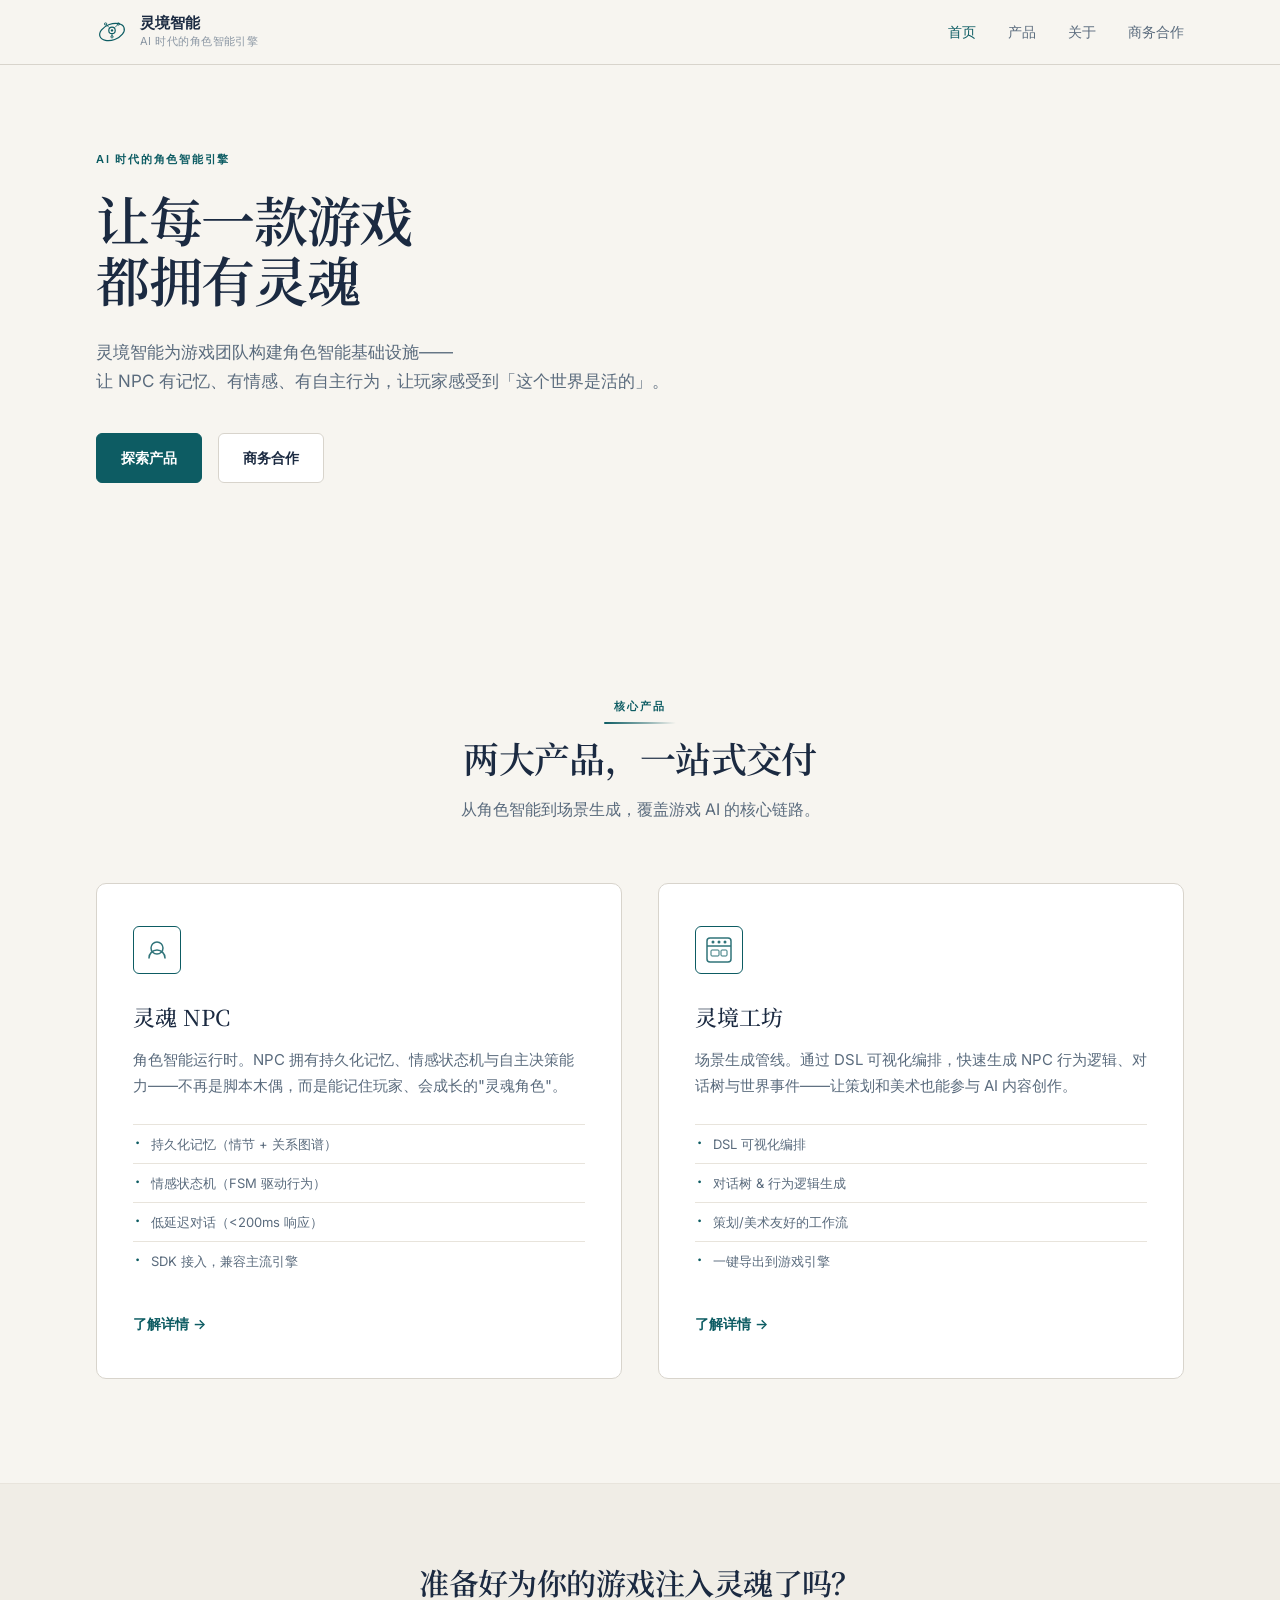
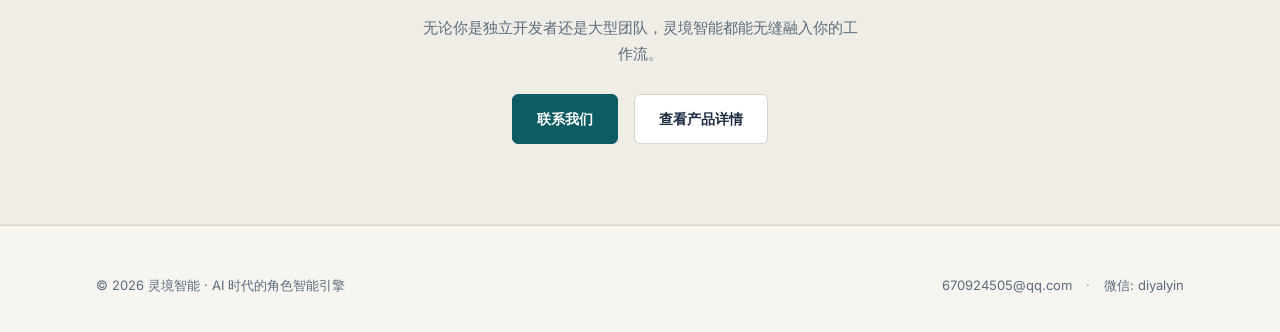
<file: index.html>
<!DOCTYPE html>
<html lang="zh-CN">
<head>
  <meta charset="UTF-8">
  <meta name="viewport" content="width=device-width, initial-scale=1.0">
  <link rel="icon" type="image/svg+xml" href="favicon.svg">
  <meta name="description" content="灵境智能 — AI 时代的角色智能引擎。灵魂 NPC 运行时与灵境工坊场景管线，让每一款游戏都拥有灵魂。">
  <meta property="og:title" content="灵境智能 | AI 时代的角色智能引擎">
  <meta property="og:description" content="灵魂 NPC · 灵境工坊 — 为游戏注入灵魂">
  <meta property="og:type" content="website">
  <meta property="og:locale" content="zh_CN">
  <link rel="preconnect" href="https://fonts.loli.net" crossorigin>
  <link href="https://fonts.loli.net/css2?family=Inter:wght@400;500;600&family=JetBrains+Mono:wght@400;500&family=Noto+Serif+SC:wght@400;500;600&display=swap" rel="stylesheet">
  <link rel="stylesheet" href="assets/site.css">
  <title>灵境智能 | AI 时代的角色智能引擎</title>
</head>
<body>
  <header class="site-header">
    <div class="container inner">
      <a href="./" class="brand">
        <svg class="brand-logo" width="32" height="32" viewBox="0 0 40 40" fill="none" aria-hidden="true">
          <ellipse cx="20" cy="20" rx="16" ry="10" stroke="#0d5c63" stroke-width="1.5" transform="rotate(-20 20 20)" fill="none"/>
          <circle cx="20" cy="18" r="4" stroke="#0d5c63" stroke-width="1.5" fill="none"/>
          <circle cx="20" cy="18" r="1.5" fill="#0d5c63"/>
          <line x1="16" y1="14" x2="12" y2="10" stroke="#0d5c63" stroke-width="1" stroke-linecap="round"/>
          <line x1="24" y1="14" x2="28" y2="10" stroke="#0d5c63" stroke-width="1" stroke-linecap="round"/>
          <line x1="20" y1="22" x2="20" y2="26" stroke="#0d5c63" stroke-width="1" stroke-linecap="round"/>
          <circle cx="12" cy="10" r="1.5" stroke="#0d5c63" stroke-width="1" fill="none"/>
          <circle cx="28" cy="10" r="1.5" stroke="#0d5c63" stroke-width="1" fill="none"/>
          <circle cx="20" cy="26" r="1.5" stroke="#0d5c63" stroke-width="1" fill="none"/>
        </svg>
        <div>
          <div class="brand-name">灵境智能</div>
          <div class="brand-tag">AI 时代的角色智能引擎</div>
        </div>
      </a>
      <nav class="nav-desktop">
        <a href="./" class="nav-link active">首页</a>
        <a href="product/" class="nav-link">产品</a>
        <a href="about/" class="nav-link">关于</a>
        <a href="mailto:670924505@qq.com" class="nav-link nav-contact">商务合作</a>
      </nav>
      <button id="nav-toggle" class="nav-toggle" aria-label="打开菜单" aria-expanded="false">
        <svg width="24" height="24" fill="none" stroke="currentColor" stroke-width="2" viewBox="0 0 24 24"><path d="M4 6h16M4 12h16M4 18h16"/></svg>
      </button>
    </div>
    <div id="nav-mobile" class="nav-mobile container">
      <a href="./" class="active">首页</a>
      <a href="product/">产品</a>
      <a href="about/">关于</a>
      <a href="mailto:670924505@qq.com" class="nav-contact-mobile">商务合作</a>
    </div>
  </header>

  <main>
    <!-- Hero -->
    <section class="hero">
      <div class="container">
        <div class="hero-text fade-in" style="max-width:42rem">
          <span class="eyebrow">AI 时代的角色智能引擎</span>
          <h1 class="display-xl">让每一款游戏<br>都拥有灵魂</h1>
          <p class="lead">
            灵境智能为游戏团队构建角色智能基础设施——<br>
            让 NPC 有记忆、有情感、有自主行为，让玩家感受到「这个世界是活的」。
          </p>
          <div class="hero-actions">
            <a href="product/" class="btn btn-primary">探索产品</a>
            <a href="about/#contact" class="btn btn-secondary">商务合作</a>
          </div>
        </div>
      </div>
    </section>

    <!-- Two Core Products -->
    <section class="section" id="products">
      <div class="container">
        <div class="section-header fade-in" style="text-align:center;max-width:none">
          <span class="eyebrow eyebrow-product">核心产品</span>
          <h2 class="display-lg section-title">两大产品，一站式交付</h2>
          <p class="section-desc" style="margin:0 auto">从角色智能到场景生成，覆盖游戏 AI 的核心链路。</p>
        </div>
        <div class="product-grid fade-in">
          <!-- Soul NPC -->
          <div class="product-card">
            <div class="product-icon">
              <svg width="32" height="32" viewBox="0 0 32 32" fill="none">
                <circle cx="16" cy="14" r="6" stroke="#0d5c63" stroke-width="1.5" fill="none"/>
                <path d="M8 24c0-4.4 3.6-8 8-8s8 3.6 8 8" stroke="#0d5c63" stroke-width="1.5" fill="none" stroke-linecap="round"/>
              </svg>
            </div>
            <h3 class="product-title">灵魂 NPC</h3>
            <p class="product-desc">
              角色智能运行时。NPC 拥有持久化记忆、情感状态机与自主决策能力——不再是脚本木偶，而是能记住玩家、会成长的"灵魂角色"。
            </p>
            <ul class="product-features">
              <li>持久化记忆（情节 + 关系图谱）</li>
              <li>情感状态机（FSM 驱动行为）</li>
              <li>低延迟对话（&lt;200ms 响应）</li>
              <li>SDK 接入，兼容主流引擎</li>
            </ul>
            <a href="product/#soul-npc" class="product-link">了解详情 →</a>
          </div>
          <!-- Lingjing Workshop -->
          <div class="product-card">
            <div class="product-icon">
              <svg width="32" height="32" viewBox="0 0 32 32" fill="none">
                <rect x="4" y="4" width="24" height="24" rx="3" stroke="#0d5c63" stroke-width="1.5" fill="none"/>
                <line x1="4" y1="12" x2="28" y2="12" stroke="#0d5c63" stroke-width="1.5"/>
                <circle cx="10" cy="8" r="1.5" fill="#0d5c63"/>
                <circle cx="16" cy="8" r="1.5" fill="#0d5c63"/>
                <circle cx="22" cy="8" r="1.5" fill="#0d5c63"/>
                <rect x="8" y="16" width="8" height="6" rx="1" stroke="#0d5c63" stroke-width="1" fill="none"/>
                <rect x="18" y="16" width="6" height="6" rx="1" stroke="#0d5c63" stroke-width="1" fill="none"/>
              </svg>
            </div>
            <h3 class="product-title">灵境工坊</h3>
            <p class="product-desc">
              场景生成管线。通过 DSL 可视化编排，快速生成 NPC 行为逻辑、对话树与世界事件——让策划和美术也能参与 AI 内容创作。
            </p>
            <ul class="product-features">
              <li>DSL 可视化编排</li>
              <li>对话树 & 行为逻辑生成</li>
              <li>策划/美术友好的工作流</li>
              <li>一键导出到游戏引擎</li>
            </ul>
            <a href="product/#lingjing-workshop" class="product-link">了解详情 →</a>
          </div>
        </div>
      </div>
    </section>

    <!-- CTA -->
    <section class="section section-alt cta-section">
      <div class="container" style="max-width:36rem">
        <div class="fade-in">
          <h2 class="display-lg">准备好为你的游戏注入灵魂了吗？</h2>
          <p>无论你是独立开发者还是大型团队，灵境智能都能无缝融入你的工作流。</p>
          <div class="hero-actions">
            <a href="mailto:670924505@qq.com" class="btn btn-primary">联系我们</a>
            <a href="product/" class="btn btn-secondary">查看产品详情</a>
          </div>
        </div>
      </div>
    </section>
  </main>

  <footer class="site-footer">
    <div class="container inner">
      <span>© 2026 灵境智能 · AI 时代的角色智能引擎</span>
      <div class="footer-links">
        <a href="mailto:670924505@qq.com">670924505@qq.com</a>
        <span class="sep">·</span>
        <span>微信: diyalyin</span>
      </div>
    </div>
  </footer>

  <script src="assets/site.js"></script>
</body>
</html>
</file>
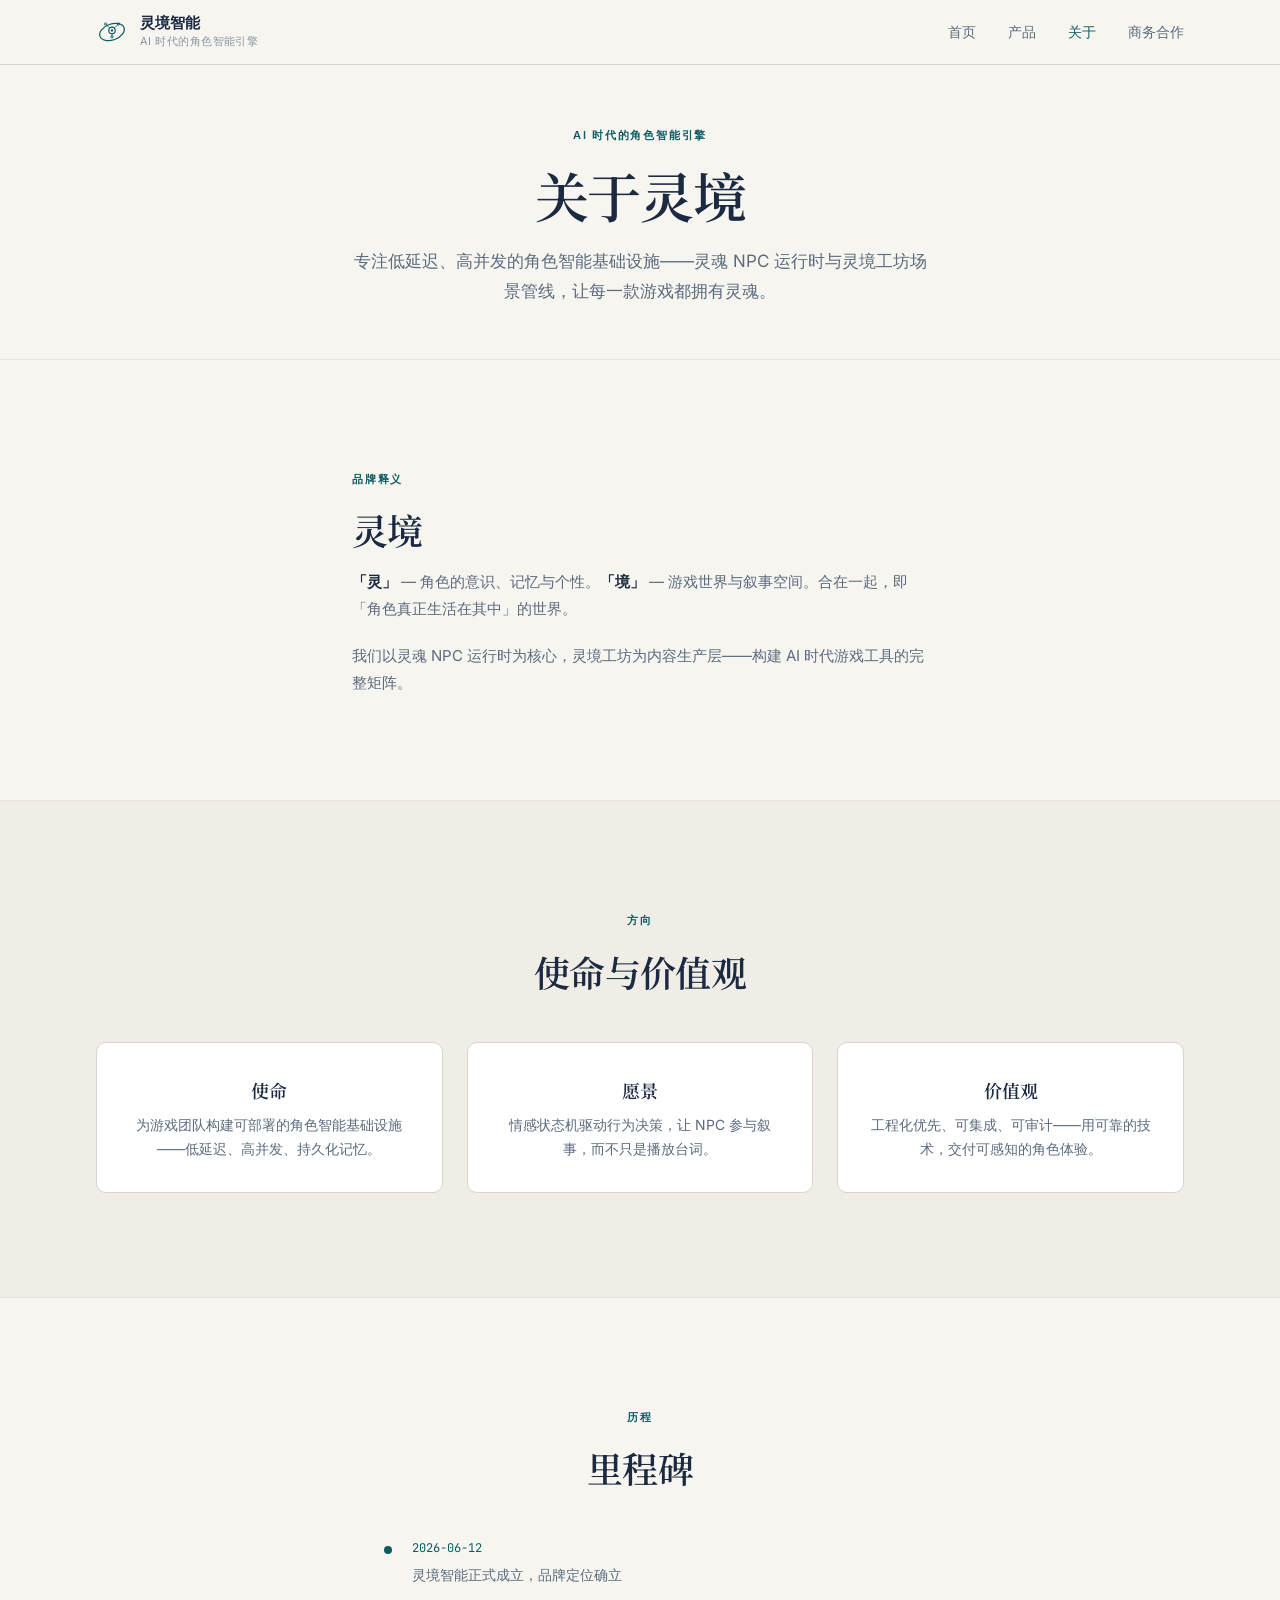
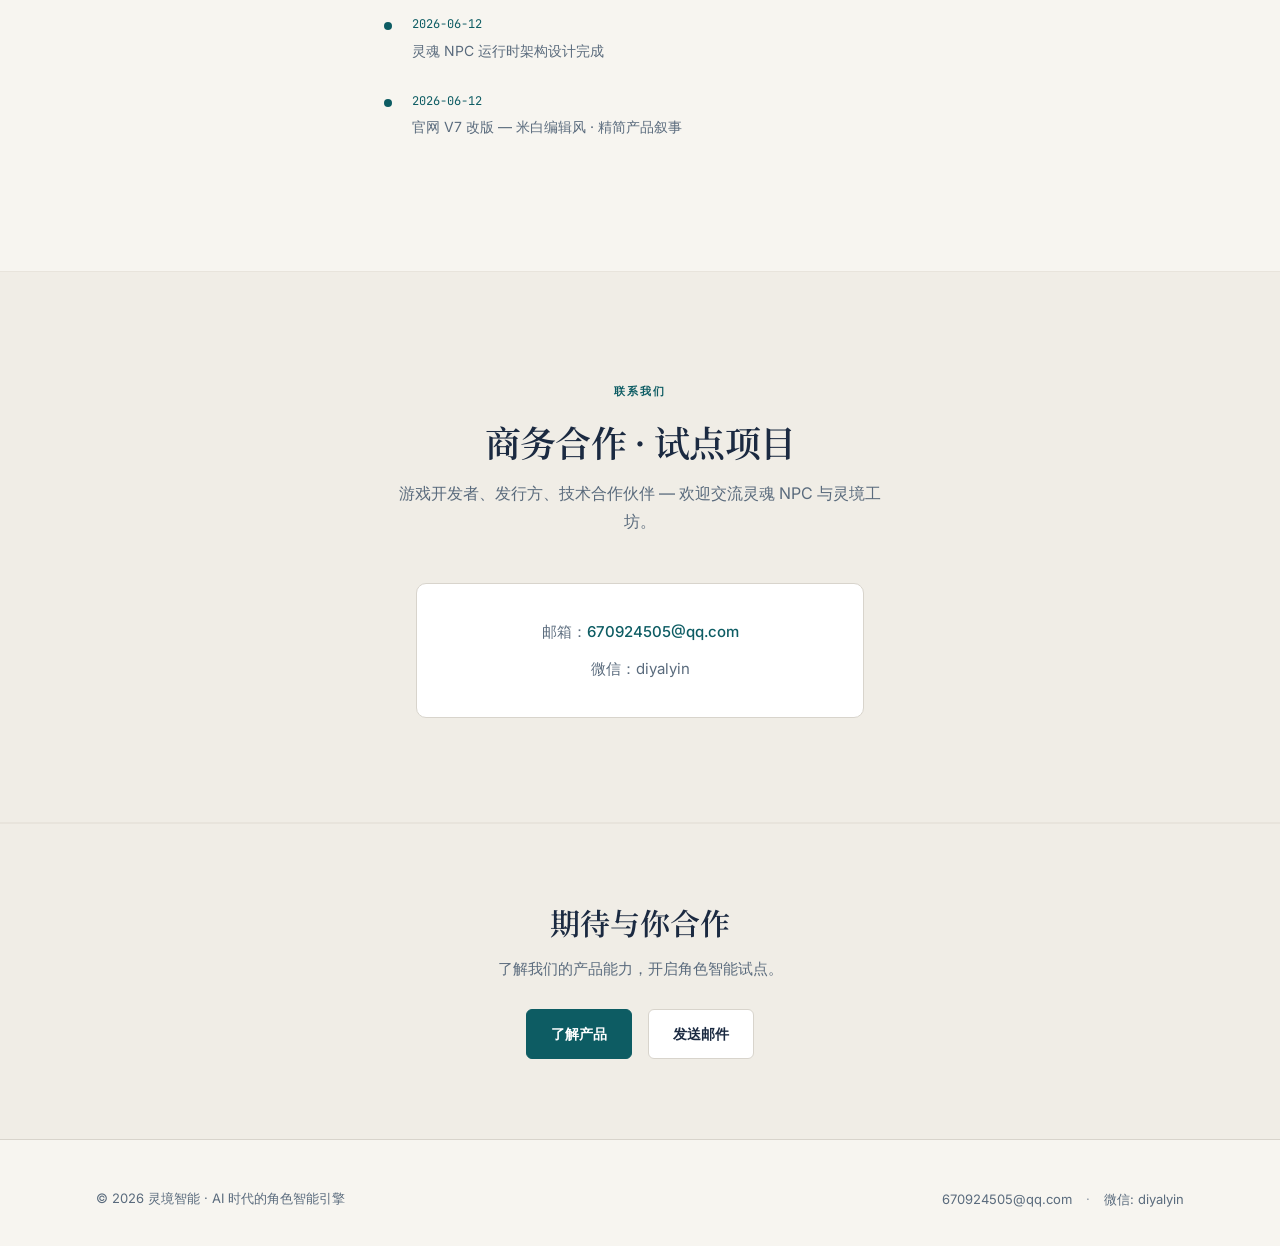
<file: about/index.html>
<!DOCTYPE html>
<html lang="zh-CN">
<head>
  <meta charset="UTF-8">
  <meta name="viewport" content="width=device-width, initial-scale=1.0">
  <link rel="icon" type="image/svg+xml" href="../favicon.svg">
  <meta name="description" content="灵境智能 — AI 时代的角色智能引擎。使命、团队与发展历程。">
  <meta property="og:title" content="关于我们 | 灵境智能">
  <link rel="preconnect" href="https://fonts.loli.net" crossorigin>
  <link href="https://fonts.loli.net/css2?family=Inter:wght@400;500;600&family=JetBrains+Mono:wght@400;500&family=Noto+Serif+SC:wght@400;500;600&display=swap" rel="stylesheet">
  <link rel="stylesheet" href="../assets/site.css">
  <title>关于我们 | 灵境智能</title>
</head>
<body>
  <header class="site-header">
    <div class="container inner">
      <a href="../" class="brand">
        <svg class="brand-logo" width="32" height="32" viewBox="0 0 40 40" fill="none" aria-hidden="true">
          <ellipse cx="20" cy="20" rx="16" ry="10" stroke="#0d5c63" stroke-width="1.5" transform="rotate(-20 20 20)" fill="none"/>
          <circle cx="20" cy="18" r="4" stroke="#0d5c63" stroke-width="1.5" fill="none"/>
          <circle cx="20" cy="18" r="1.5" fill="#0d5c63"/>
          <line x1="16" y1="14" x2="12" y2="10" stroke="#0d5c63" stroke-width="1" stroke-linecap="round"/>
          <line x1="24" y1="14" x2="28" y2="10" stroke="#0d5c63" stroke-width="1" stroke-linecap="round"/>
          <line x1="20" y1="22" x2="20" y2="26" stroke="#0d5c63" stroke-width="1" stroke-linecap="round"/>
          <circle cx="12" cy="10" r="1.5" stroke="#0d5c63" stroke-width="1" fill="none"/>
          <circle cx="28" cy="10" r="1.5" stroke="#0d5c63" stroke-width="1" fill="none"/>
          <circle cx="20" cy="26" r="1.5" stroke="#0d5c63" stroke-width="1" fill="none"/>
        </svg>
        <div>
          <div class="brand-name">灵境智能</div>
          <div class="brand-tag">AI 时代的角色智能引擎</div>
        </div>
      </a>
      <nav class="nav-desktop">
        <a href="../" class="nav-link">首页</a>
        <a href="../product/" class="nav-link">产品</a>
        <a href="./" class="nav-link active">关于</a>
        <a href="#contact" class="nav-link nav-contact">商务合作</a>
      </nav>
      <button id="nav-toggle" class="nav-toggle" aria-label="打开菜单" aria-expanded="false">
        <svg width="24" height="24" fill="none" stroke="currentColor" stroke-width="2" viewBox="0 0 24 24"><path d="M4 6h16M4 12h16M4 18h16"/></svg>
      </button>
    </div>
    <div id="nav-mobile" class="nav-mobile container">
      <a href="../">首页</a>
      <a href="../product/">产品</a>
      <a href="./" class="active">关于</a>
      <a href="#contact" class="nav-contact-mobile">商务合作</a>
    </div>
  </header>

  <main>
    <section class="page-hero">
      <div class="container fade-in text-center" style="max-width:40rem;margin:0 auto">
        <span class="eyebrow">AI 时代的角色智能引擎</span>
        <h1 class="display-xl">关于灵境</h1>
        <p class="lead">
          专注低延迟、高并发的角色智能基础设施——灵魂 NPC 运行时与灵境工坊场景管线，让每一款游戏都拥有灵魂。
        </p>
      </div>
    </section>

    <section class="section">
      <div class="container" style="max-width:40rem">
        <div class="fade-in">
          <span class="eyebrow">品牌释义</span>
          <h2 class="display-lg section-title">灵境</h2>
          <div style="color:var(--ink-muted);font-size:0.9375rem;line-height:1.8">
            <p style="margin:0 0 1.25rem"><strong style="color:var(--ink)">「灵」</strong> — 角色的意识、记忆与个性。<strong style="color:var(--ink)">「境」</strong> — 游戏世界与叙事空间。合在一起，即「角色真正生活在其中」的世界。</p>
            <p style="margin:0">我们以灵魂 NPC 运行时为核心，灵境工坊为内容生产层——构建 AI 时代游戏工具的完整矩阵。</p>
          </div>
        </div>
      </div>
    </section>

    <section class="section section-alt">
      <div class="container">
        <div class="section-header center fade-in">
          <span class="eyebrow">方向</span>
          <h2 class="display-lg section-title">使命与价值观</h2>
        </div>
        <div class="card-grid cols-3 fade-in">
          <div class="card text-center">
            <h3>使命</h3>
            <p>为游戏团队构建可部署的角色智能基础设施——低延迟、高并发、持久化记忆。</p>
          </div>
          <div class="card text-center">
            <h3>愿景</h3>
            <p>情感状态机驱动行为决策，让 NPC 参与叙事，而不只是播放台词。</p>
          </div>
          <div class="card text-center">
            <h3>价值观</h3>
            <p>工程化优先、可集成、可审计——用可靠的技术，交付可感知的角色体验。</p>
          </div>
        </div>
      </div>
    </section>

    <section class="section">
      <div class="container">
        <div class="section-header center fade-in">
          <span class="eyebrow">历程</span>
          <h2 class="display-lg section-title">里程碑</h2>
        </div>
        <div class="timeline fade-in">
          <div class="timeline-item"><div class="timeline-dot"></div><div><div class="timeline-date">2026-06-12</div><div class="timeline-text">灵境智能正式成立，品牌定位确立</div></div></div>
          <div class="timeline-item"><div class="timeline-dot"></div><div><div class="timeline-date">2026-06-12</div><div class="timeline-text">灵魂 NPC 运行时架构设计完成</div></div></div>
          <div class="timeline-item"><div class="timeline-dot"></div><div><div class="timeline-date">2026-06-12</div><div class="timeline-text">官网 V7 改版 — 米白编辑风 · 精简产品叙事</div></div></div>
        </div>
      </div>
    </section>

    <section class="section section-alt" id="contact">
      <div class="container">
        <div class="section-header center fade-in">
          <span class="eyebrow">联系我们</span>
          <h2 class="display-lg section-title">商务合作 · 试点项目</h2>
          <p class="section-desc">游戏开发者、发行方、技术合作伙伴 — 欢迎交流灵魂 NPC 与灵境工坊。</p>
        </div>
        <div class="contact-card fade-in">
          <p>邮箱：<a href="mailto:670924505@qq.com">670924505@qq.com</a></p>
          <p>微信：diyalyin</p>
        </div>
      </div>
    </section>

    <section class="cta-band">
      <div class="container fade-in">
        <h2>期待与你合作</h2>
        <p>了解我们的产品能力，开启角色智能试点。</p>
        <div class="hero-actions">
          <a href="../product/" class="btn btn-primary">了解产品</a>
          <a href="mailto:670924505@qq.com" class="btn btn-secondary">发送邮件</a>
        </div>
      </div>
    </section>
  </main>

  <footer class="site-footer">
    <div class="container inner">
      <span>© 2026 灵境智能 · AI 时代的角色智能引擎</span>
      <div class="footer-links">
        <a href="mailto:670924505@qq.com">670924505@qq.com</a>
        <span class="sep">·</span>
        <span>微信: diyalyin</span>
      </div>
    </div>
  </footer>
  <script src="../assets/site.js"></script>
</body>
</html>
</file>
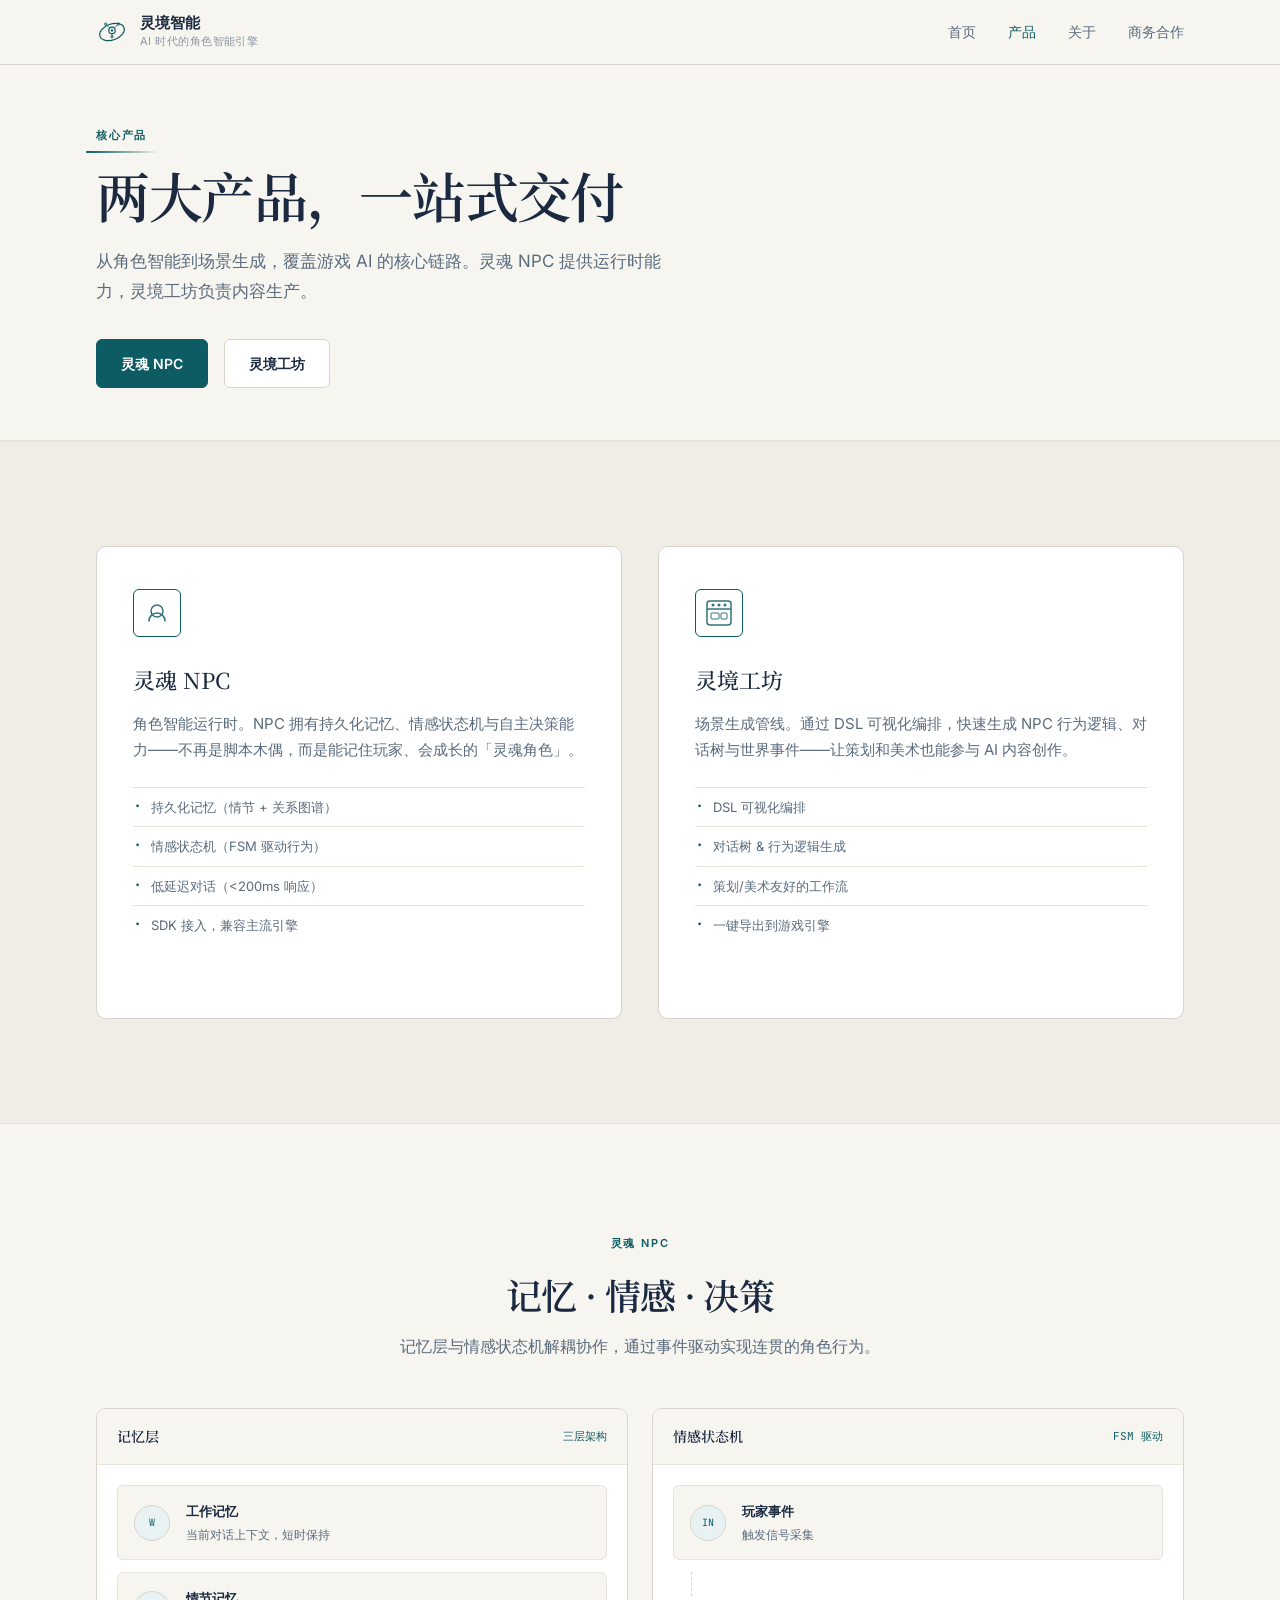
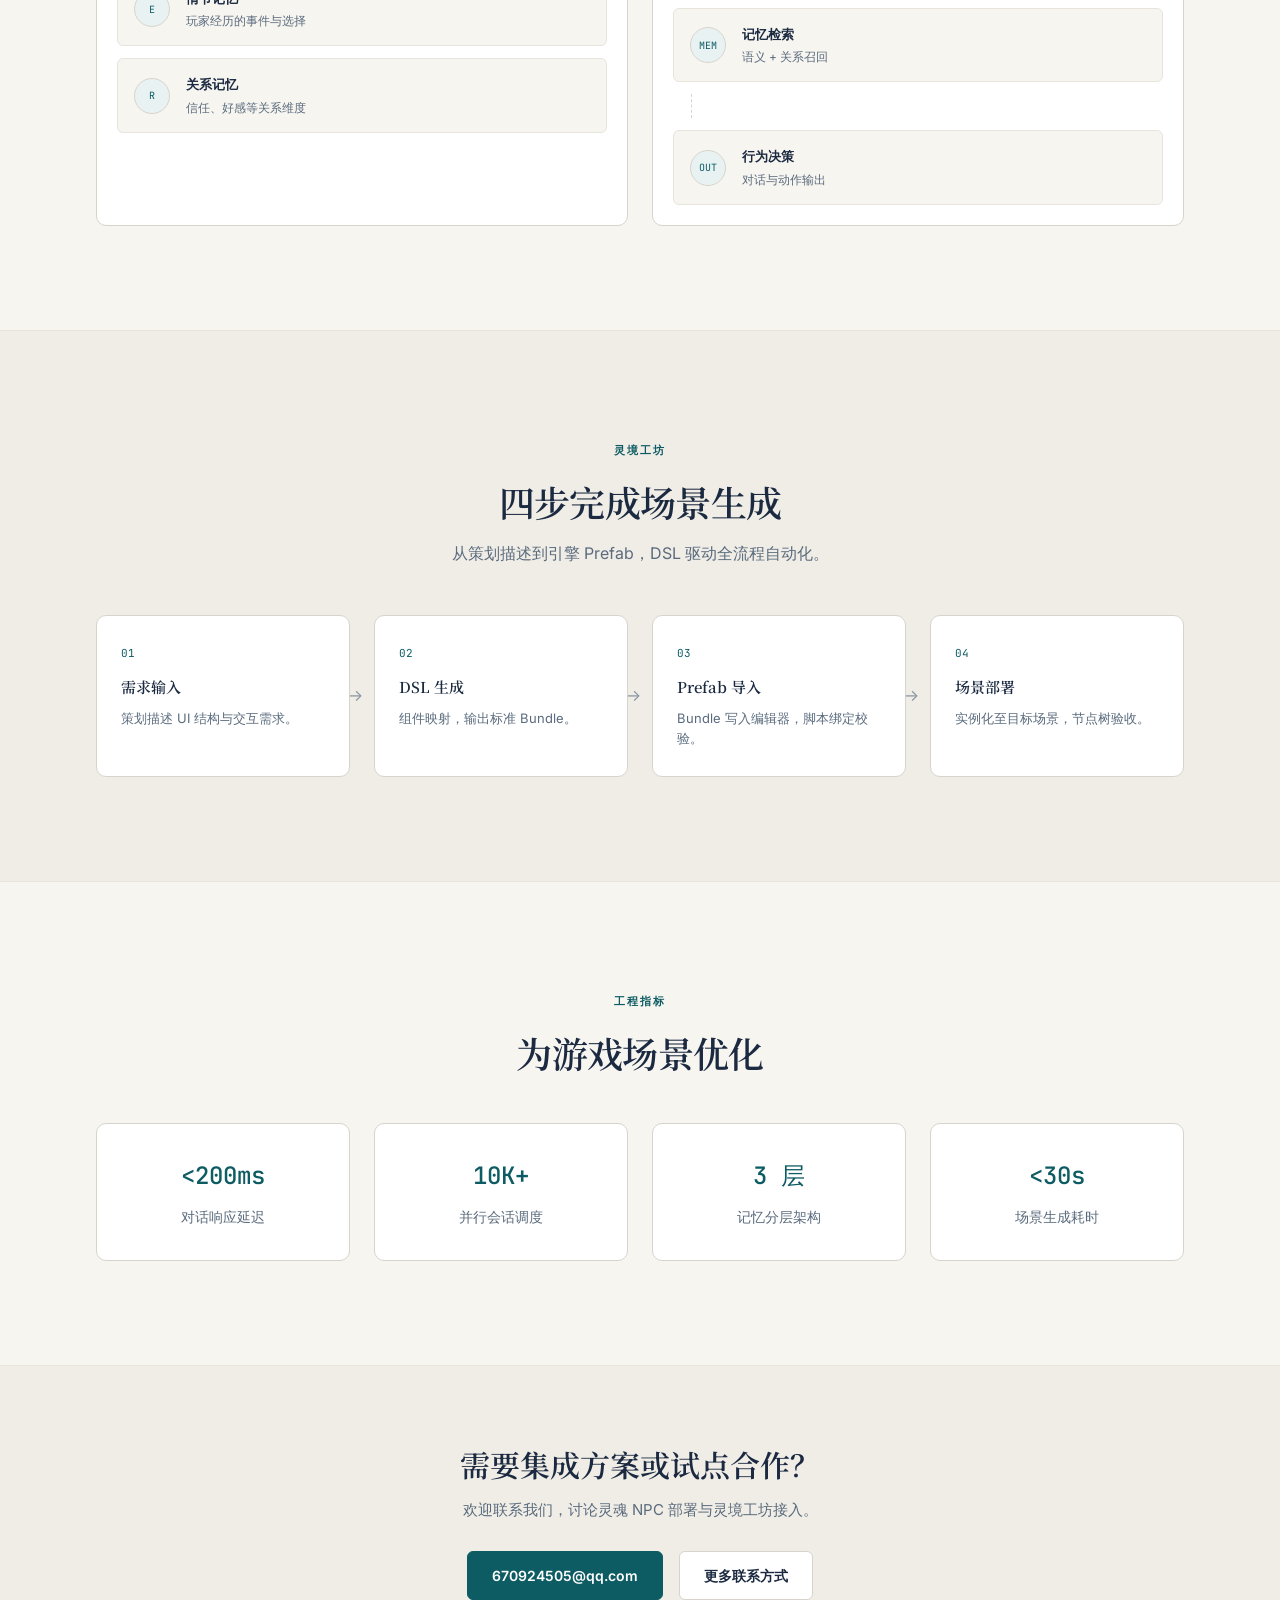
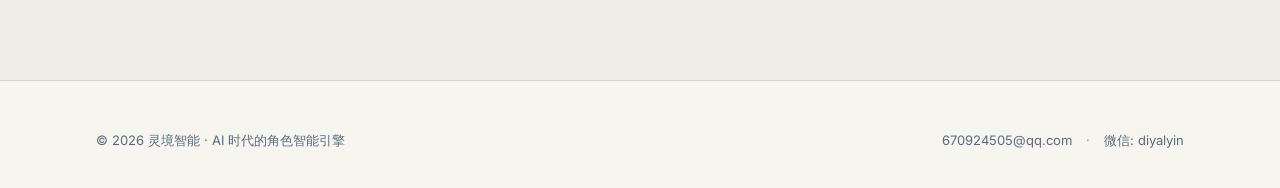
<file: product/index.html>
<!DOCTYPE html>
<html lang="zh-CN">
<head>
  <meta charset="UTF-8">
  <meta name="viewport" content="width=device-width, initial-scale=1.0">
  <link rel="icon" type="image/svg+xml" href="../favicon.svg">
  <meta name="description" content="灵境智能产品 — 灵魂 NPC 运行时与灵境工坊场景生成管线。">
  <meta property="og:title" content="产品 | 灵境智能">
  <link rel="preconnect" href="https://fonts.loli.net" crossorigin>
  <link href="https://fonts.loli.net/css2?family=Inter:wght@400;500;600&family=JetBrains+Mono:wght@400;500&family=Noto+Serif+SC:wght@400;500;600&display=swap" rel="stylesheet">
  <link rel="stylesheet" href="../assets/site.css">
  <title>产品 | 灵境智能</title>
</head>
<body>
  <header class="site-header">
    <div class="container inner">
      <a href="../" class="brand">
        <svg class="brand-logo" width="32" height="32" viewBox="0 0 40 40" fill="none" aria-hidden="true">
          <ellipse cx="20" cy="20" rx="16" ry="10" stroke="#0d5c63" stroke-width="1.5" transform="rotate(-20 20 20)" fill="none"/>
          <circle cx="20" cy="18" r="4" stroke="#0d5c63" stroke-width="1.5" fill="none"/>
          <circle cx="20" cy="18" r="1.5" fill="#0d5c63"/>
          <line x1="16" y1="14" x2="12" y2="10" stroke="#0d5c63" stroke-width="1" stroke-linecap="round"/>
          <line x1="24" y1="14" x2="28" y2="10" stroke="#0d5c63" stroke-width="1" stroke-linecap="round"/>
          <line x1="20" y1="22" x2="20" y2="26" stroke="#0d5c63" stroke-width="1" stroke-linecap="round"/>
          <circle cx="12" cy="10" r="1.5" stroke="#0d5c63" stroke-width="1" fill="none"/>
          <circle cx="28" cy="10" r="1.5" stroke="#0d5c63" stroke-width="1" fill="none"/>
          <circle cx="20" cy="26" r="1.5" stroke="#0d5c63" stroke-width="1" fill="none"/>
        </svg>
        <div>
          <div class="brand-name">灵境智能</div>
          <div class="brand-tag">AI 时代的角色智能引擎</div>
        </div>
      </a>
      <nav class="nav-desktop">
        <a href="../" class="nav-link">首页</a>
        <a href="./" class="nav-link active">产品</a>
        <a href="../about/" class="nav-link">关于</a>
        <a href="mailto:670924505@qq.com" class="nav-link nav-contact">商务合作</a>
      </nav>
      <button id="nav-toggle" class="nav-toggle" aria-label="打开菜单" aria-expanded="false">
        <svg width="24" height="24" fill="none" stroke="currentColor" stroke-width="2" viewBox="0 0 24 24"><path d="M4 6h16M4 12h16M4 18h16"/></svg>
      </button>
    </div>
    <div id="nav-mobile" class="nav-mobile container">
      <a href="../">首页</a>
      <a href="./" class="active">产品</a>
      <a href="../about/">关于</a>
      <a href="mailto:670924505@qq.com" class="nav-contact-mobile">商务合作</a>
    </div>
  </header>

  <main>
    <section class="page-hero">
      <div class="container fade-in">
        <span class="eyebrow eyebrow-product">核心产品</span>
        <h1 class="display-xl">两大产品，一站式交付</h1>
        <p class="lead">
          从角色智能到场景生成，覆盖游戏 AI 的核心链路。灵魂 NPC 提供运行时能力，灵境工坊负责内容生产。
        </p>
        <div class="hero-actions">
          <a href="#soul-npc" class="btn btn-primary">灵魂 NPC</a>
          <a href="#lingjing-workshop" class="btn btn-secondary">灵境工坊</a>
        </div>
      </div>
    </section>

    <section class="section section-alt">
      <div class="container">
        <div class="product-grid fade-in" style="margin-top:0">
          <article class="product-card" id="soul-npc">
            <div class="product-icon">
              <svg width="32" height="32" viewBox="0 0 32 32" fill="none">
                <circle cx="16" cy="14" r="6" stroke="#0d5c63" stroke-width="1.5" fill="none"/>
                <path d="M8 24c0-4.4 3.6-8 8-8s8 3.6 8 8" stroke="#0d5c63" stroke-width="1.5" fill="none" stroke-linecap="round"/>
              </svg>
            </div>
            <h2 class="product-title">灵魂 NPC</h2>
            <p class="product-desc">
              角色智能运行时。NPC 拥有持久化记忆、情感状态机与自主决策能力——不再是脚本木偶，而是能记住玩家、会成长的「灵魂角色」。
            </p>
            <ul class="product-features">
              <li>持久化记忆（情节 + 关系图谱）</li>
              <li>情感状态机（FSM 驱动行为）</li>
              <li>低延迟对话（&lt;200ms 响应）</li>
              <li>SDK 接入，兼容主流引擎</li>
            </ul>
          </article>
          <article class="product-card" id="lingjing-workshop">
            <div class="product-icon">
              <svg width="32" height="32" viewBox="0 0 32 32" fill="none">
                <rect x="4" y="4" width="24" height="24" rx="3" stroke="#0d5c63" stroke-width="1.5" fill="none"/>
                <line x1="4" y1="12" x2="28" y2="12" stroke="#0d5c63" stroke-width="1.5"/>
                <circle cx="10" cy="8" r="1.5" fill="#0d5c63"/>
                <circle cx="16" cy="8" r="1.5" fill="#0d5c63"/>
                <circle cx="22" cy="8" r="1.5" fill="#0d5c63"/>
                <rect x="8" y="16" width="8" height="6" rx="1" stroke="#0d5c63" stroke-width="1" fill="none"/>
                <rect x="18" y="16" width="6" height="6" rx="1" stroke="#0d5c63" stroke-width="1" fill="none"/>
              </svg>
            </div>
            <h2 class="product-title">灵境工坊</h2>
            <p class="product-desc">
              场景生成管线。通过 DSL 可视化编排，快速生成 NPC 行为逻辑、对话树与世界事件——让策划和美术也能参与 AI 内容创作。
            </p>
            <ul class="product-features">
              <li>DSL 可视化编排</li>
              <li>对话树 &amp; 行为逻辑生成</li>
              <li>策划/美术友好的工作流</li>
              <li>一键导出到游戏引擎</li>
            </ul>
          </article>
        </div>
      </div>
    </section>

    <section class="section">
      <div class="container">
        <div class="section-header center fade-in">
          <span class="eyebrow">灵魂 NPC</span>
          <h2 class="display-lg section-title">记忆 · 情感 · 决策</h2>
          <p class="section-desc">记忆层与情感状态机解耦协作，通过事件驱动实现连贯的角色行为。</p>
        </div>
        <div class="soul-showcase fade-in">
          <div class="soul-panel">
            <div class="soul-panel-header">
              <h3>记忆层</h3>
              <span>三层架构</span>
            </div>
            <div class="soul-panel-body">
              <div class="data-flow-grid">
                <div class="data-flow-item">
                  <div class="data-flow-icon">W</div>
                  <div class="data-flow-text">
                    <h4>工作记忆</h4>
                    <p>当前对话上下文，短时保持</p>
                  </div>
                </div>
                <div class="data-flow-item">
                  <div class="data-flow-icon">E</div>
                  <div class="data-flow-text">
                    <h4>情节记忆</h4>
                    <p>玩家经历的事件与选择</p>
                  </div>
                </div>
                <div class="data-flow-item">
                  <div class="data-flow-icon">R</div>
                  <div class="data-flow-text">
                    <h4>关系记忆</h4>
                    <p>信任、好感等关系维度</p>
                  </div>
                </div>
              </div>
            </div>
          </div>
          <div class="soul-panel">
            <div class="soul-panel-header">
              <h3>情感状态机</h3>
              <span>FSM 驱动</span>
            </div>
            <div class="soul-panel-body">
              <div class="data-flow-grid">
                <div class="data-flow-item">
                  <div class="data-flow-icon">IN</div>
                  <div class="data-flow-text">
                    <h4>玩家事件</h4>
                    <p>触发信号采集</p>
                  </div>
                </div>
                <div class="data-flow-connector"></div>
                <div class="data-flow-item">
                  <div class="data-flow-icon">MEM</div>
                  <div class="data-flow-text">
                    <h4>记忆检索</h4>
                    <p>语义 + 关系召回</p>
                  </div>
                </div>
                <div class="data-flow-connector"></div>
                <div class="data-flow-item">
                  <div class="data-flow-icon">OUT</div>
                  <div class="data-flow-text">
                    <h4>行为决策</h4>
                    <p>对话与动作输出</p>
                  </div>
                </div>
              </div>
            </div>
          </div>
        </div>
      </div>
    </section>

    <section class="section section-alt">
      <div class="container">
        <div class="section-header center fade-in">
          <span class="eyebrow">灵境工坊</span>
          <h2 class="display-lg section-title">四步完成场景生成</h2>
          <p class="section-desc">从策划描述到引擎 Prefab，DSL 驱动全流程自动化。</p>
        </div>
        <div class="workshop-grid fade-in">
          <div class="workshop-step">
            <div class="workshop-step-num">01</div>
            <h3>需求输入</h3>
            <p>策划描述 UI 结构与交互需求。</p>
          </div>
          <div class="workshop-step">
            <div class="workshop-step-num">02</div>
            <h3>DSL 生成</h3>
            <p>组件映射，输出标准 Bundle。</p>
          </div>
          <div class="workshop-step">
            <div class="workshop-step-num">03</div>
            <h3>Prefab 导入</h3>
            <p>Bundle 写入编辑器，脚本绑定校验。</p>
          </div>
          <div class="workshop-step">
            <div class="workshop-step-num">04</div>
            <h3>场景部署</h3>
            <p>实例化至目标场景，节点树验收。</p>
          </div>
        </div>
      </div>
    </section>

    <section class="section">
      <div class="container">
        <div class="section-header center fade-in">
          <span class="eyebrow">工程指标</span>
          <h2 class="display-lg section-title">为游戏场景优化</h2>
        </div>
        <div class="card-grid cols-4 fade-in">
          <div class="card text-center">
            <div class="metric-value" style="font-size:1.5rem;margin-bottom:0.5rem">&lt;200ms</div>
            <p>对话响应延迟</p>
          </div>
          <div class="card text-center">
            <div class="metric-value" style="font-size:1.5rem;margin-bottom:0.5rem">10K+</div>
            <p>并行会话调度</p>
          </div>
          <div class="card text-center">
            <div class="metric-value" style="font-size:1.5rem;margin-bottom:0.5rem">3 层</div>
            <p>记忆分层架构</p>
          </div>
          <div class="card text-center">
            <div class="metric-value" style="font-size:1.5rem;margin-bottom:0.5rem">&lt;30s</div>
            <p>场景生成耗时</p>
          </div>
        </div>
      </div>
    </section>

    <section class="cta-band">
      <div class="container fade-in">
        <h2>需要集成方案或试点合作？</h2>
        <p>欢迎联系我们，讨论灵魂 NPC 部署与灵境工坊接入。</p>
        <div class="hero-actions">
          <a href="mailto:670924505@qq.com" class="btn btn-primary">670924505@qq.com</a>
          <a href="../about/#contact" class="btn btn-secondary">更多联系方式</a>
        </div>
      </div>
    </section>
  </main>

  <footer class="site-footer">
    <div class="container inner">
      <span>© 2026 灵境智能 · AI 时代的角色智能引擎</span>
      <div class="footer-links">
        <a href="mailto:670924505@qq.com">670924505@qq.com</a>
        <span class="sep">·</span>
        <span>微信: diyalyin</span>
      </div>
    </div>
  </footer>
  <script src="../assets/site.js"></script>
</body>
</html>
</file>
<file: assets/site.css>
/* 灵境智能 V7 — 米白编辑风 · 暖米白 / 深墨蓝 / 深青色 */
:root {
  --bg-warm: #f7f5f0;
  --bg-alt: #f0ede6;
  --bg-panel: #ffffff;
  --ink: #1b2a41;
  --ink-muted: #5a6b7d;
  --ink-subtle: #8a96a3;
  --accent: #0d5c63;
  --accent-hover: #094950;
  --accent-light: #e8f2f3;
  --border: #d8d4cc;
  --border-subtle: #e8e4dc;
  --max-w: 72rem;
  --section-y: 6.5rem;
  --radius: 0.375rem;
  --radius-lg: 0.625rem;
  --font-display: "Noto Serif SC", "Source Han Serif SC", Georgia, serif;
  --font-body: "Inter", system-ui, -apple-system, sans-serif;
  --font-mono: "JetBrains Mono", "Fira Code", monospace;
}

*, *::before, *::after { box-sizing: border-box; }

html {
  scroll-behavior: smooth;
  -webkit-font-smoothing: antialiased;
}

body {
  margin: 0;
  font-family: var(--font-body);
  font-size: 1rem;
  line-height: 1.7;
  color: var(--ink);
  background-color: var(--bg-warm);
}

img, svg { display: block; max-width: 100%; }

a { color: inherit; text-decoration: none; }

.container {
  width: 100%;
  max-width: var(--max-w);
  margin: 0 auto;
  padding: 0 1.5rem;
}

@media (min-width: 768px) {
  .container { padding: 0 2rem; }
}

/* —— Typography —— */
.display-xl {
  font-family: var(--font-display);
  font-size: clamp(2.25rem, 5vw, 3.375rem);
  font-weight: 600;
  line-height: 1.12;
  letter-spacing: -0.025em;
  color: var(--ink);
  margin: 0;
}

.display-lg {
  font-family: var(--font-display);
  font-size: clamp(1.75rem, 3.5vw, 2.25rem);
  font-weight: 600;
  line-height: 1.22;
  letter-spacing: -0.018em;
  margin: 0;
}

.lead {
  font-size: 1.0625rem;
  line-height: 1.75;
  color: var(--ink-muted);
  max-width: 36rem;
  margin: 0;
}

.eyebrow {
  display: inline-block;
  font-size: 0.6875rem;
  font-weight: 600;
  letter-spacing: 0.16em;
  text-transform: uppercase;
  color: var(--accent);
  margin-bottom: 1.25rem;
}

/* eyebrow 渐变装饰线 — 居中 · 柔和三段渐变 */
.eyebrow-product {
  position: relative;
}
.eyebrow-product::after {
  content: "";
  position: absolute;
  left: 50%;
  transform: translateX(-50%);
  bottom: -8px;
  width: 72px;
  height: 1.5px;
  background: linear-gradient(to right, var(--accent) 0%, color-mix(in srgb, var(--accent) 45%, transparent) 60%, transparent 100%);
  border-radius: 1px;
}

.section-title { margin: 0 0 1rem; }

.section-desc {
  margin: 0;
  color: var(--ink-muted);
  max-width: 32rem;
}

/* —— Header —— */
.site-header {
  position: fixed;
  top: 0;
  left: 0;
  right: 0;
  z-index: 100;
  background: var(--bg-warm);
  border-bottom: 1px solid var(--border);
}

.site-header .inner {
  display: flex;
  align-items: center;
  justify-content: space-between;
  height: 4rem;
}

.brand {
  display: flex;
  align-items: center;
  gap: 0.75rem;
}

.brand-logo { flex-shrink: 0; }

.brand-name {
  font-weight: 600;
  font-size: 0.9375rem;
  line-height: 1.2;
  color: var(--ink);
}

.brand-tag {
  font-size: 0.6875rem;
  color: var(--ink-subtle);
  letter-spacing: 0.04em;
}

.nav-desktop {
  display: none;
  align-items: center;
  gap: 2rem;
}

@media (min-width: 768px) {
  .nav-desktop { display: flex; }
}

.nav-link {
  font-size: 0.875rem;
  font-weight: 500;
  color: var(--ink-muted);
  transition: color 0.15s;
}

.nav-link:hover,
.nav-link.active { color: var(--accent); }

/* 商务合作 — 文字链接样式，hover 变深青 */
.nav-contact {
  color: var(--ink-muted);
  transition: color 0.15s;
}
.nav-contact:hover { color: var(--accent); }

.nav-toggle {
  display: flex;
  padding: 0.5rem;
  background: none;
  border: none;
  cursor: pointer;
  color: var(--ink);
}

@media (min-width: 768px) {
  .nav-toggle { display: none; }
}

.nav-mobile {
  display: none;
  padding: 1rem 1.5rem 1.25rem;
  border-top: 1px solid var(--border-subtle);
  background: var(--bg-warm);
}

@media (min-width: 768px) {
  .nav-mobile { padding: 1rem 2rem 1.25rem; }
}

.nav-mobile.open { display: block; }

.nav-mobile a {
  display: block;
  padding: 0.75rem 0;
  font-size: 0.875rem;
  font-weight: 500;
  color: var(--ink-muted);
  transition: color 0.15s;
}

.nav-mobile a:hover {
  color: var(--accent);
}

.nav-mobile a.active { color: var(--accent); }

/* 移动端商务合作 — 与桌面端 nav-link 一致的文字链接 */
.nav-mobile .nav-contact-mobile {
  padding-top: 1rem;
  margin-top: 0.25rem;
  border-top: 1px solid var(--border-subtle);
  color: var(--ink-muted);
}
.nav-mobile .nav-contact-mobile:hover {
  color: var(--accent);
}

/* —— Buttons —— */
.btn {
  display: inline-flex;
  align-items: center;
  justify-content: center;
  gap: 0.5rem;
  padding: 0.75rem 1.5rem;
  font-size: 0.875rem;
  font-weight: 600;
  border-radius: var(--radius);
  border: 1px solid transparent;
  cursor: pointer;
  transition: background 0.15s, color 0.15s, border-color 0.15s;
}

.btn-primary {
  background: var(--accent);
  color: #ffffff;
  border-color: var(--accent);
}

.btn-primary:hover {
  background: var(--accent-hover);
  border-color: var(--accent-hover);
  color: #ffffff;
}

.btn-secondary {
  background: var(--bg-panel);
  color: var(--ink);
  border-color: var(--border);
}

.btn-secondary:hover {
  border-color: var(--accent);
  color: var(--accent);
}

.btn-accent {
  background: var(--accent-light);
  color: var(--accent);
  border-color: var(--border);
}

.btn-accent:hover {
  border-color: var(--accent);
}

.btn-sm { padding: 0.5rem 1.125rem; font-size: 0.8125rem; }

/* —— Hero —— */
.hero {
  padding: calc(4rem + 5rem) 0 var(--section-y);
}

.hero-text .lead {
  margin-top: 1.75rem;
}

.hero-text .hero-actions {
  margin-top: 2.25rem;
}

.hero-grid {
  display: grid;
  gap: 4rem;
  align-items: start;
}

@media (min-width: 960px) {
  .hero-grid {
    grid-template-columns: 1fr 1fr;
    gap: 5rem;
  }
}

.hero-actions {
  display: flex;
  flex-wrap: wrap;
  gap: 1rem;
  margin-top: 2rem;
}

.hero-metrics {
  display: grid;
  grid-template-columns: repeat(2, 1fr);
  gap: 0.75rem;
  margin-top: 2.5rem;
}

@media (min-width: 640px) {
  .hero-metrics { grid-template-columns: repeat(4, 1fr); }
}

.metric-cell {
  background: var(--bg-panel);
  border: 1px solid var(--border);
  border-radius: var(--radius);
  padding: 1.25rem 1rem;
  text-align: center;
}

.metric-value {
  font-family: var(--font-mono);
  font-size: 1.125rem;
  font-weight: 500;
  color: var(--accent);
}

.metric-label {
  font-size: 0.6875rem;
  color: var(--ink-subtle);
  margin-top: 0.25rem;
  letter-spacing: 0.02em;
}

/* —— Product Cards (Homepage) —— */
.product-grid {
  display: grid;
  gap: 1.75rem;
  margin-top: 3.75rem;
}

@media (min-width: 768px) {
  .product-grid { grid-template-columns: repeat(2, 1fr); gap: 2.25rem; }
}

.product-card {
  background: var(--bg-panel);
  border: 1px solid var(--border);
  border-radius: var(--radius-lg);
  padding: 2.625rem 2.25rem;
  transition: border-color 0.25s ease, box-shadow 0.25s ease, transform 0.25s ease;
  display: flex;
  flex-direction: column;
}

.product-card:hover {
  border-color: var(--accent);
  box-shadow: 0 6px 28px rgba(13, 92, 99, 0.09);
  transform: translateY(-2px);
}

.product-icon {
  width: 48px;
  height: 48px;
  border: 1.5px solid var(--accent);
  border-radius: var(--radius);
  display: flex;
  align-items: center;
  justify-content: center;
  margin-bottom: 1.5rem;
}

.product-icon svg { opacity: 0.85; }

.product-title {
  font-family: var(--font-display);
  font-size: 1.375rem;
  font-weight: 500;
  margin: 0 0 0.75rem;
  color: var(--ink);
}

.product-desc {
  font-size: 0.9375rem;
  line-height: 1.75;
  color: var(--ink-muted);
  margin: 0 0 1.5rem;
}

.product-features {
  list-style: none;
  margin: 0 0 2rem;
  padding: 0;
  flex-grow: 1;
}

.product-features li {
  font-size: 0.8125rem;
  line-height: 1.55;
  color: var(--ink-muted);
  padding: 0.5625rem 0 0.5625rem 1.125rem;
  border-top: 1px solid var(--border-subtle);
  position: relative;
}

.product-features li::before {
  content: "·";
  position: absolute;
  left: 0.125rem;
  top: 0.5625rem;
  color: var(--accent);
  font-weight: 700;
  font-size: 1rem;
  line-height: 1;
}

.product-link {
  font-size: 0.875rem;
  font-weight: 600;
  color: var(--accent);
  transition: opacity 0.15s;
}

.product-link:hover { opacity: 0.7; }

/* —— Code block (used on product pages) —— */
.code-block {
  background: var(--bg-alt);
  border: 1px solid var(--border);
  border-radius: var(--radius);
  padding: 1rem 1.25rem;
  font-family: var(--font-mono);
  font-size: 0.75rem;
  line-height: 1.7;
  color: var(--ink-muted);
  overflow-x: auto;
}

.code-block .key { color: var(--accent); }
.code-block .str { color: var(--ink); }
.code-block .num { color: var(--ink-subtle); }
.code-block .comment { color: var(--ink-subtle); font-style: italic; }

/* —— Sections —— */
.section { padding: var(--section-y) 0; }

.section-alt {
  background: var(--bg-alt);
  border-top: 1px solid var(--border-subtle);
  border-bottom: 1px solid var(--border-subtle);
}

.section-header { margin-bottom: 3rem; }

.section-header.center { text-align: center; }

.section-header.center .section-desc {
  margin-left: auto;
  margin-right: auto;
}

/* —— Cards —— */
.card-grid {
  display: grid;
  gap: 1.5rem;
}

@media (min-width: 640px) {
  .card-grid.cols-4 { grid-template-columns: repeat(2, 1fr); }
}

@media (min-width: 768px) {
  .card-grid.cols-3 { grid-template-columns: repeat(3, 1fr); }
  .card-grid.cols-2 { grid-template-columns: repeat(2, 1fr); }
}

@media (min-width: 960px) {
  .card-grid.cols-4 { grid-template-columns: repeat(4, 1fr); }
}

.card {
  background: var(--bg-panel);
  border: 1px solid var(--border);
  border-radius: var(--radius-lg);
  padding: 2rem;
  transition: border-color 0.15s;
}

.card:hover { border-color: var(--accent); }

.card.featured { border-color: var(--accent); }

.card-tag {
  font-family: var(--font-mono);
  font-size: 0.6875rem;
  color: var(--accent);
  margin-bottom: 0.75rem;
}

.card-status {
  font-size: 0.6875rem;
  font-weight: 600;
  padding: 0.2rem 0.5rem;
  border: 1px solid var(--border);
  border-radius: 0.25rem;
  color: var(--accent);
  background: var(--accent-light);
}

.card-status.soon {
  border-color: var(--border);
  color: var(--ink-subtle);
  background: var(--bg-warm);
}

.card h3 {
  margin: 0 0 0.5rem;
  font-size: 1.125rem;
  font-weight: 600;
  font-family: var(--font-display);
}

.card p {
  margin: 0;
  font-size: 0.875rem;
  color: var(--ink-muted);
  line-height: 1.65;
}

.card-list {
  list-style: none;
  margin: 1.25rem 0 0;
  padding: 0;
}

.card-list li {
  font-size: 0.8125rem;
  line-height: 1.55;
  color: var(--ink-muted);
  padding: 0.4375rem 0 0.4375rem 1.125rem;
  border-top: 1px solid var(--border-subtle);
  position: relative;
}

.card-list li::before {
  content: "·";
  position: absolute;
  left: 0.125rem;
  top: 0.4375rem;
  color: var(--accent);
  font-weight: 700;
  font-size: 1rem;
  line-height: 1;
}

/* —— Soul NPC showcase —— */
.soul-showcase {
  display: grid;
  gap: 1.5rem;
}

@media (min-width: 960px) {
  .soul-showcase { grid-template-columns: 1fr 1fr; }
}

.soul-panel {
  background: var(--bg-panel);
  border: 1px solid var(--border);
  border-radius: var(--radius-lg);
  padding: 0;
  overflow: hidden;
}

.soul-panel-header {
  padding: 1rem 1.25rem;
  border-bottom: 1px solid var(--border-subtle);
  display: flex;
  align-items: center;
  justify-content: space-between;
  gap: 1rem;
  background: var(--bg-warm);
}

.soul-panel-header h3 {
  margin: 0;
  font-size: 0.875rem;
  font-weight: 600;
  font-family: var(--font-display);
}

.soul-panel-header span {
  font-family: var(--font-mono);
  font-size: 0.6875rem;
  color: var(--accent);
}

.soul-panel-body { padding: 1.25rem; }

/* —— Data flow —— */
.data-flow-grid { display: grid; gap: 0.75rem; }

.data-flow-item {
  display: flex;
  align-items: center;
  gap: 1rem;
  padding: 0.875rem 1rem;
  background: var(--bg-warm);
  border: 1px solid var(--border-subtle);
  border-radius: var(--radius);
}

.data-flow-icon {
  width: 2.25rem;
  height: 2.25rem;
  border-radius: 50%;
  background: var(--accent-light);
  border: 1px solid var(--border);
  display: flex;
  align-items: center;
  justify-content: center;
  flex-shrink: 0;
  font-family: var(--font-mono);
  font-size: 0.625rem;
  color: var(--accent);
}

.data-flow-text h4 {
  margin: 0;
  font-size: 0.8125rem;
  font-weight: 600;
}

.data-flow-text p {
  margin: 0.125rem 0 0;
  font-size: 0.75rem;
  color: var(--ink-muted);
}

.data-flow-connector {
  height: 1.5rem;
  margin-left: 1.125rem;
  border-left: 1px dashed var(--border);
}

.emotion-metrics {
  display: grid;
  grid-template-columns: repeat(2, 1fr);
  gap: 0.75rem;
  margin-top: 1rem;
}

.emotion-metric {
  padding: 1rem;
  background: var(--bg-warm);
  border: 1px solid var(--border-subtle);
  border-radius: var(--radius);
  text-align: center;
}

.emotion-metric-value {
  font-family: var(--font-mono);
  font-size: 1.25rem;
  color: var(--accent);
  font-weight: 500;
}

.emotion-metric-label {
  font-size: 0.6875rem;
  color: var(--ink-subtle);
  margin-top: 0.25rem;
}

.emotion-state-badge {
  display: inline-block;
  margin-top: 1rem;
  padding: 0.5rem 1rem;
  font-family: var(--font-mono);
  font-size: 0.75rem;
  color: var(--accent);
  background: var(--accent-light);
  border: 1px solid var(--border);
  border-radius: 999px;
}

/* —— Workshop pipeline —— */
.workshop-grid {
  display: grid;
  gap: 1.5rem;
}

@media (min-width: 768px) {
  .workshop-grid { grid-template-columns: repeat(4, 1fr); }
}

.workshop-step {
  background: var(--bg-panel);
  border: 1px solid var(--border);
  border-radius: var(--radius-lg);
  padding: 1.75rem 1.5rem;
  position: relative;
}

.workshop-step::after {
  content: "→";
  position: absolute;
  top: 50%;
  right: -0.875rem;
  transform: translateY(-50%);
  color: var(--ink-subtle);
  display: none;
}

@media (min-width: 768px) {
  .workshop-step:not(:last-child)::after { display: block; }
}

.workshop-step-num {
  font-family: var(--font-mono);
  font-size: 0.6875rem;
  color: var(--accent);
  margin-bottom: 0.75rem;
}

.workshop-step h3,
.workshop-step h4 {
  margin: 0 0 0.5rem;
  font-size: 0.9375rem;
  font-weight: 600;
  font-family: var(--font-display);
}

.workshop-step p {
  margin: 0;
  font-size: 0.8125rem;
  color: var(--ink-muted);
  line-height: 1.55;
}

.workshop-step code {
  display: block;
  margin-top: 0.75rem;
  font-family: var(--font-mono);
  font-size: 0.6875rem;
  color: var(--accent);
  padding: 0.5rem 0.625rem;
  background: var(--accent-light);
  border: 1px solid var(--border-subtle);
  border-radius: var(--radius);
}

.workshop-meta {
  display: grid;
  grid-template-columns: repeat(3, 1fr);
  gap: 1rem;
  margin-top: 2rem;
}

.workshop-meta-cell {
  background: var(--bg-panel);
  border: 1px solid var(--border);
  border-radius: var(--radius);
  padding: 1.25rem 1rem;
  text-align: center;
}

.workshop-meta-cell strong {
  display: block;
  font-family: var(--font-mono);
  font-size: 1rem;
  color: var(--accent);
  margin-bottom: 0.25rem;
}

.workshop-meta-cell span {
  font-size: 0.6875rem;
  color: var(--ink-subtle);
}

/* —— Architecture stack —— */
.stack-diagram {
  display: grid;
  gap: 1rem;
  max-width: 40rem;
}

.stack-layer {
  display: flex;
  align-items: center;
  gap: 1rem;
  padding: 1.25rem 1.5rem;
  border: 1px solid var(--border);
  border-radius: var(--radius-lg);
  background: var(--bg-panel);
}

.stack-layer.highlight {
  border-color: var(--accent);
  background: var(--accent-light);
}

.stack-num {
  font-family: var(--font-mono);
  font-size: 0.75rem;
  color: var(--accent);
  min-width: 1.5rem;
}

.stack-layer h4 {
  margin: 0;
  font-size: 0.9375rem;
  font-weight: 600;
  font-family: var(--font-display);
}

.stack-layer p {
  margin: 0.125rem 0 0;
  font-size: 0.75rem;
  color: var(--ink-muted);
}

/* —— Capability items —— */
.cap-item {
  padding: 2rem;
  background: var(--bg-panel);
  border: 1px solid var(--border);
  border-radius: var(--radius-lg);
}

.cap-item:hover { border-color: var(--accent); }

@media (min-width: 768px) {
  .cap-grid {
    display: grid;
    grid-template-columns: repeat(2, 1fr);
    gap: 1.5rem;
  }
}

.cap-num {
  font-family: var(--font-mono);
  font-size: 0.75rem;
  color: var(--accent);
  margin-bottom: 0.75rem;
}

.cap-item h3 {
  margin: 0 0 0.5rem;
  font-size: 1rem;
  font-weight: 600;
  font-family: var(--font-display);
}

.cap-item p {
  margin: 0;
  font-size: 0.875rem;
  color: var(--ink-muted);
}

/* —— Code block —— */
.code-block {
  background: var(--bg-panel);
  border: 1px solid var(--border);
  border-radius: var(--radius);
  padding: 1.25rem 1.5rem;
  overflow-x: auto;
  font-family: var(--font-mono);
  font-size: 0.8125rem;
  line-height: 1.7;
  color: var(--ink-muted);
  white-space: pre;
}

.code-block .comment { color: var(--ink-subtle); }
.code-block .key { color: var(--accent); }
.code-block .str { color: var(--ink); }
.code-block .num { color: var(--accent); }

/* —— Team —— */
.team-card {
  display: flex;
  flex-direction: column;
  gap: 0.5rem;
}

.team-card .dept {
  font-size: 0.6875rem;
  font-weight: 600;
  letter-spacing: 0.06em;
  text-transform: uppercase;
  color: var(--accent);
}

.team-tags {
  display: flex;
  flex-wrap: wrap;
  gap: 0.375rem;
  margin-top: 0.75rem;
}

.team-tags span {
  font-size: 0.6875rem;
  padding: 0.25rem 0.5rem;
  border: 1px solid var(--border-subtle);
  border-radius: 0.25rem;
  color: var(--ink-muted);
  background: var(--bg-warm);
}

/* —— Timeline —— */
.timeline { max-width: 32rem; margin: 0 auto; }

.timeline-item {
  display: flex;
  gap: 1.25rem;
  padding-bottom: 1.75rem;
}

.timeline-dot {
  width: 0.5rem;
  height: 0.5rem;
  border-radius: 50%;
  background: var(--accent);
  margin-top: 0.5rem;
  flex-shrink: 0;
}

.timeline-date {
  font-family: var(--font-mono);
  font-size: 0.75rem;
  color: var(--accent);
}

.timeline-text {
  font-size: 0.875rem;
  color: var(--ink-muted);
  margin-top: 0.25rem;
}

/* —— Steps —— */
.steps { display: grid; gap: 1.5rem; }

@media (min-width: 768px) {
  .steps { grid-template-columns: repeat(3, 1fr); }
}

.step {
  padding: 2rem;
  background: var(--bg-panel);
  border: 1px solid var(--border);
  border-radius: var(--radius-lg);
}

.step-num {
  font-family: var(--font-display);
  font-size: 2rem;
  font-weight: 500;
  color: var(--accent);
  opacity: 0.7;
  margin-bottom: 1rem;
}

.step code {
  display: block;
  margin-top: 0.75rem;
  font-family: var(--font-mono);
  font-size: 0.75rem;
  color: var(--accent);
  background: var(--accent-light);
  padding: 0.5rem 0.75rem;
  border: 1px solid var(--border-subtle);
  border-radius: var(--radius);
}

/* —— CTA band —— */
.cta-band,
.cta-section {
  padding: 5rem 0;
  text-align: center;
  border-top: 1px solid var(--border-subtle);
  background: var(--bg-alt);
}

.cta-section .container {
  margin-left: auto;
  margin-right: auto;
}

.cta-band h2,
.cta-section h2 {
  margin: 0 0 0.875rem;
  font-family: var(--font-display);
  font-size: clamp(1.5rem, 3vw, 1.875rem);
  font-weight: 600;
  line-height: 1.25;
}

.cta-band p,
.cta-section p {
  margin: 0 auto 1.75rem;
  max-width: 28rem;
  color: var(--ink-muted);
  font-size: 0.9375rem;
  line-height: 1.7;
}

.cta-band .hero-actions,
.cta-section .hero-actions {
  justify-content: center;
  margin-top: 0;
}

/* —— Footer —— */
.site-footer {
  background: var(--bg-warm);
  color: var(--ink-muted);
  padding: 3rem 0 2.25rem;
  border-top: 1px solid var(--border);
}

.site-footer .inner {
  display: flex;
  flex-wrap: wrap;
  justify-content: space-between;
  align-items: center;
  gap: 1.25rem 2rem;
}

.site-footer .inner > span {
  font-size: 0.8125rem;
  line-height: 1.5;
}

.footer-links {
  display: flex;
  flex-wrap: wrap;
  align-items: center;
  gap: 0.625rem 0.875rem;
  font-size: 0.8125rem;
}

.footer-links a {
  color: var(--ink-muted);
  transition: color 0.15s;
}

.footer-links a:hover { color: var(--accent); }

.footer-links .sep {
  color: var(--ink-subtle);
  user-select: none;
}

.site-footer .brand-name { color: var(--ink); }

.footer-grid {
  display: grid;
  gap: 2rem;
  margin-bottom: 2.5rem;
}

@media (min-width: 768px) {
  .footer-grid { grid-template-columns: 2fr 1fr 1fr; }
}

.footer-desc {
  font-size: 0.875rem;
  line-height: 1.6;
  max-width: 22rem;
  margin-top: 1rem;
}

.footer-col h4 {
  font-size: 0.75rem;
  font-weight: 600;
  letter-spacing: 0.06em;
  text-transform: uppercase;
  color: var(--ink);
  margin: 0 0 1rem;
}

.footer-col ul {
  list-style: none;
  margin: 0;
  padding: 0;
}

.footer-col li { margin-bottom: 0.5rem; }

.footer-col a,
.footer-col span {
  font-size: 0.8125rem;
  color: var(--ink-muted);
  transition: color 0.15s;
}

.footer-col a:hover { color: var(--accent); }

.footer-bottom {
  padding-top: 1.5rem;
  border-top: 1px solid var(--border-subtle);
  display: flex;
  flex-wrap: wrap;
  justify-content: space-between;
  gap: 0.5rem;
  font-size: 0.75rem;
  color: var(--ink-subtle);
}

/* —— Page hero —— */
.page-hero {
  padding: calc(4rem + 3.5rem) 0 3.25rem;
  border-bottom: 1px solid var(--border-subtle);
}

.page-hero .lead {
  margin-top: 1.375rem;
}

.page-hero .hero-actions {
  margin-top: 2rem;
}

/* —— Fade-in —— */
.fade-in {
  opacity: 0;
  transform: translateY(0.75rem);
  transition: opacity 0.5s ease, transform 0.5s ease;
}

.fade-in.visible {
  opacity: 1;
  transform: none;
}

/* —— Utility —— */
.flex-between {
  display: flex;
  justify-content: space-between;
  align-items: flex-start;
  gap: 1rem;
}

.mt-2 { margin-top: 2rem; }
.text-center { text-align: center; }
.link-accent { color: var(--accent); }
.link-accent:hover { color: var(--accent-hover); }

/* Contact block */
.contact-card {
  max-width: 28rem;
  margin: 0 auto;
  padding: 2.25rem 2rem;
  background: var(--bg-panel);
  border: 1px solid var(--border);
  border-radius: var(--radius-lg);
  text-align: center;
}

.contact-card p {
  margin: 0 0 0.75rem;
  font-size: 0.9375rem;
  color: var(--ink-muted);
  line-height: 1.65;
}

.contact-card p:last-child { margin-bottom: 0; }

.contact-card a {
  color: var(--accent);
  font-weight: 500;
}

.contact-card a:hover { color: var(--accent-hover); }
</file>
